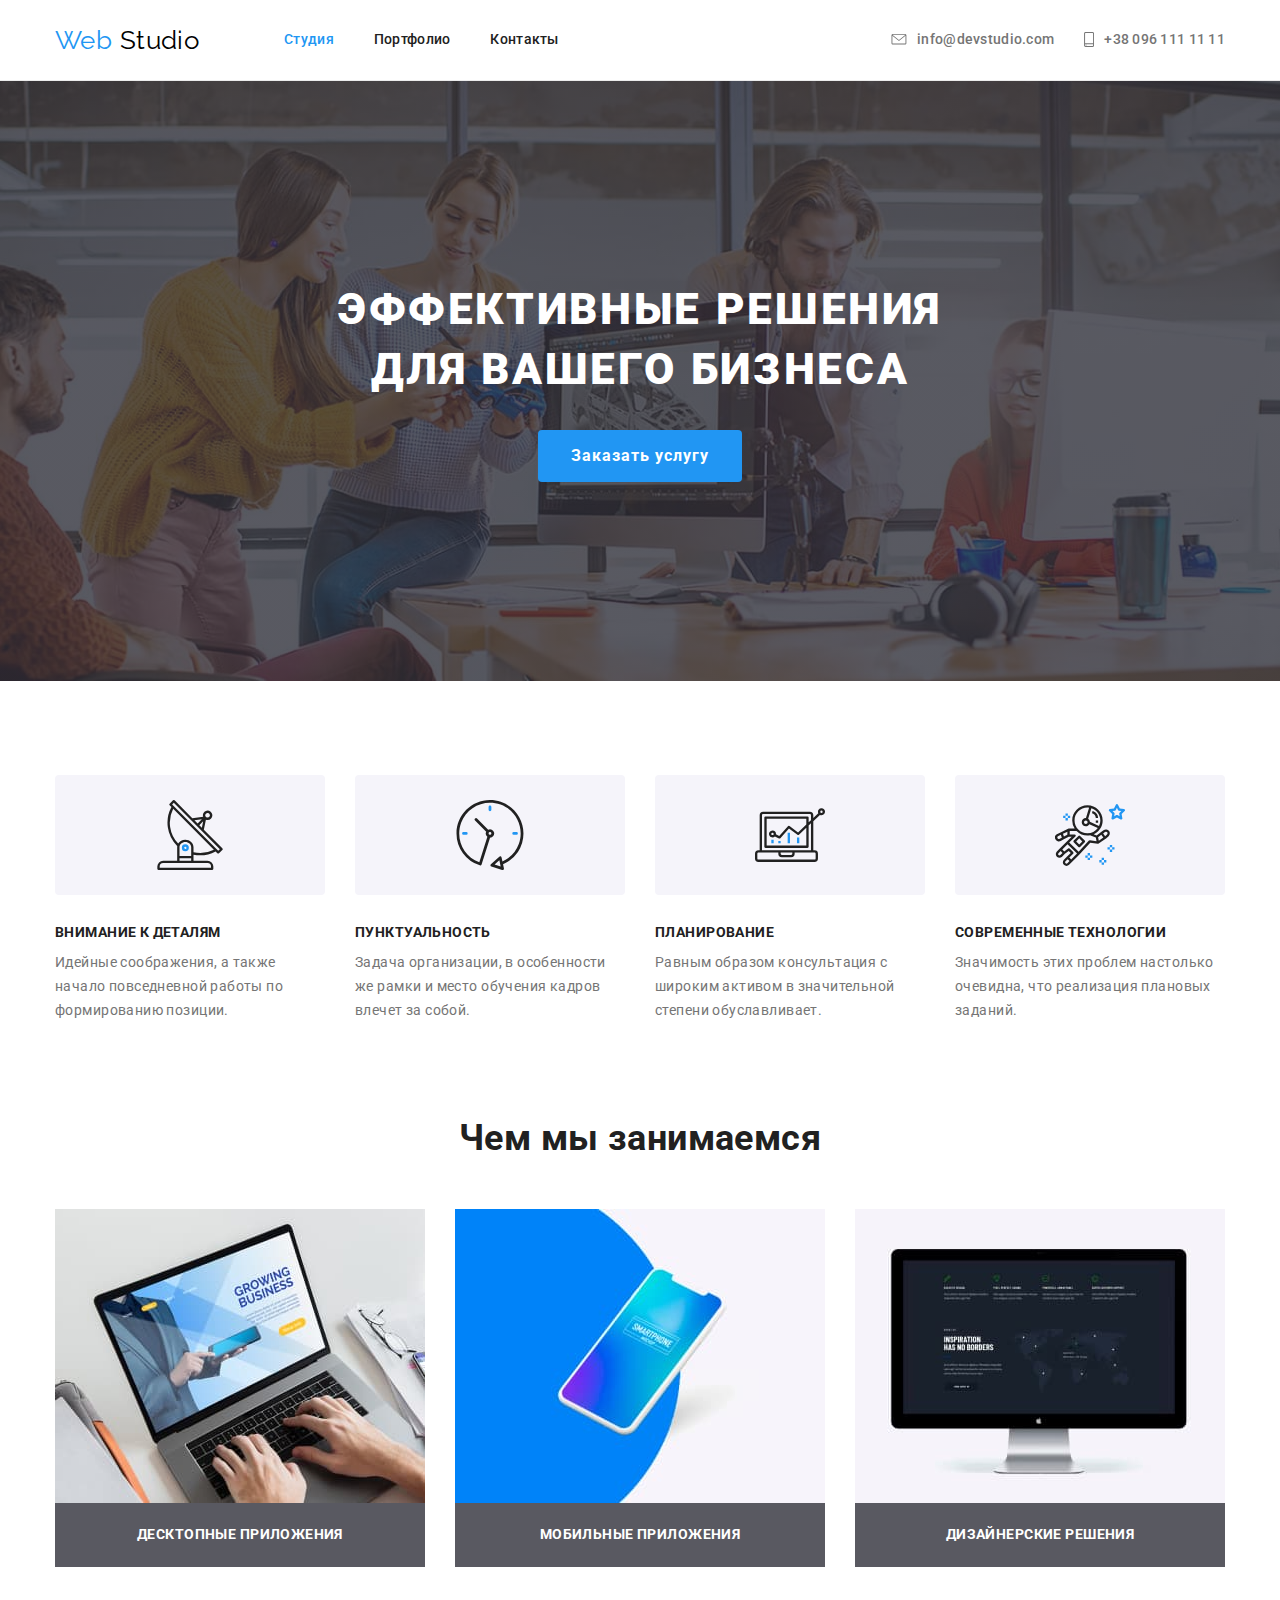
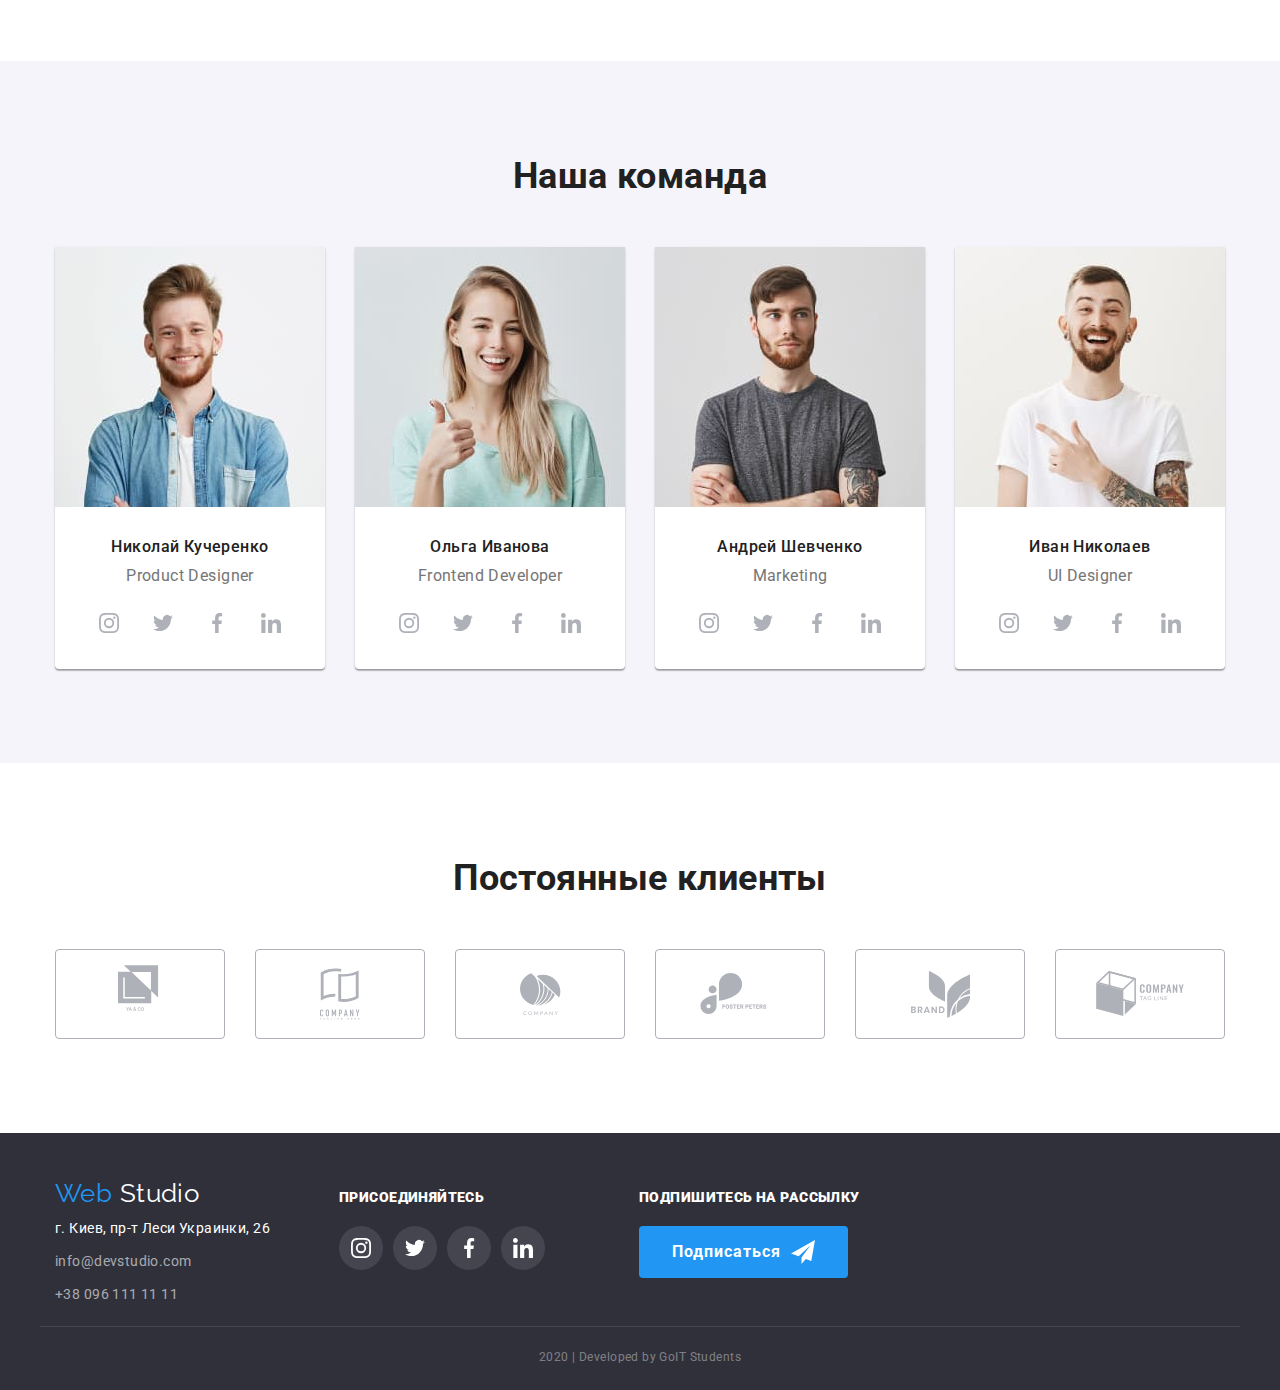
<file: index.html>
<!DOCTYPE html>
<html lang="en">
  <head>
    <meta charset="UTF-8" />
    <meta name="viewport" content="width=device-width, initial-scale=1.0" />
    <title>Web Studio</title>
    <link
      rel="stylesheet"
      href="https://fonts.googleapis.com/css2?family=Raleway:wght@700&family=Roboto:wght@400;500;700;900&display=swap"
    />
    <link
      rel="stylesheet"
      href="https://cdnjs.cloudflare.com/ajax/libs/modern-normalize/0.6.0/modern-normalize.min.css"
    />
    <link rel="stylesheet" href="./css/common.css" />
    <link rel="stylesheet" href="./css/main.css" />
  </head>
  <body>
    <header class="page-header">
      <div class="container main-nav">
        <nav class="main-nav">
          <a href="./index.html" class="logo">
            <span class="logo-blue">Web</span>
            <span class="logo-black">Studio</span>
          </a>
          <ul class="site-nav list">
            <li class="item">
              <a href="./index.html" class="link current">Студия</a>
            </li>
            <li class="item">
              <a href="./portfolio-page.html" class="link">Портфолио</a>
            </li>
            <li class="item"><a href="" class="link">Контакты</a></li>
          </ul>
        </nav>
        <address class="header-contacts">
          <a href="mailto:info@devstudio.com" class="link" aria-label="Почта">
            <svg class="icon-envelope" width="16" height="11.2">
              <use href="./images/sprite.svg#icon-envelope"></use>
            </svg>
            info@devstudio.com
          </a>
          <a href="tel:+380961111111" class="link" aria-label="Мобильный">
            <svg class="icon-mobile" width="10" height="15">
              <use href="./images/sprite.svg#icon-smartphone"></use>
            </svg>
            +38 096 111 11 11
          </a>
        </address>
      </div>
    </header>
    <main>
      <!-- Герой -->
      <section class="hero">
        <div class="container">
          <h1 class="hero-title">
            Эффективные решения для вашего бизнеса
          </h1>
          <form>
            <button class="button">Заказать услугу</button>
          </form>
        </div>
      </section>

      <!-- Эффективные решения -->
      <section class="section padding-top">
        <div class="container">
          <h2 class="invisible">Invisible heading(Эффективные решения)</h2>
          <ul class="feature-list list">
            <li class="item">
              <div class="icon-container" aria-label="Антенна">
                <svg width="70" height="70">
                  <use href="./images/sprite.svg#icon-antenna"></use>
                </svg>
              </div>
              <h3 class="title">Внимание к деталям</h3>
              <p>
                Идейные соображения, а также начало повседневной работы по
                формированию позиции.
              </p>
            </li>
            <li class="item">
              <div class="icon-container" aria-label="Часы">
                <svg width="70" height="70">
                  <use href="./images/sprite.svg#icon-clock"></use>
                </svg>
              </div>
              <h3 class="title">Пунктуальность</h3>
              <p>
                Задача организации, в особенности же рамки и место обучения
                кадров влечет за собой.
              </p>
            </li>
            <li class="item">
              <div class="icon-container" aria-label="Диаграмма">
                <svg width="70" height="70">
                  <use href="./images/sprite.svg#icon-diagram"></use>
                </svg>
              </div>
              <h3 class="title">Планирование</h3>
              <p>
                Равным образом консультация с широким активом в значительной
                степени обуславливает.
              </p>
            </li>
            <li class="item">
              <div class="icon-container" aria-label="Астронавт">
                <svg width="70" height="70">
                  <use href="./images/sprite.svg#icon-astronaut"></use>
                </svg>
              </div>
              <h3 class="title">Современные технологии</h3>
              <p>
                Значимость этих проблем настолько очевидна, что реализация
                плановых заданий.
              </p>
            </li>
          </ul>
        </div>
      </section>

      <!-- Примеры работ -->
      <section class="section">
        <div class="container">
          <h2 class="section-title">Чем мы занимаемся</h2>
          <ul class="work-list list">
            <li class="example">
              <img
                src="./images/desktop.jpg"
                alt="десктоп-приложение"
                width="370"
                height="294"
              />
              <h3 class="title">Десктопные приложения</h3>
            </li>
            <li class="example">
              <img
                src="./images/mobile.jpg"
                alt="мобильное-приложение"
                width="370"
                height="294"
              />
              <h3 class="title">Мобильные приложения</h3>
            </li>
            <li class="example">
              <img
                src="./images/design.jpg"
                alt="дизайн"
                width="370"
                height="294"
              />
              <h3 class="title">Дизайнерские решения</h3>
            </li>
          </ul>
        </div>
      </section>

      <!--Наша команда -->
      <section class="section our-team">
        <div class="container">
          <h2 class="section-title">Наша команда</h2>
          <ul class="team list">
            <li class="performing">
              <img
                class="photo"
                src="./images/john.jpg"
                alt="Николай Кучеренко"
                width="270"
                height="260"
              />
              <h3 class="title">Николай Кучеренко</h3>
              <p class="vacancy">Product Designer</p>
              <ul class="social-list list">
                <li class="">
                  <a
                    href="https://www.instagram.com/?hl=ru"
                    aria-label="Ссылка на Instargram"
                    class="link social-icon"
                  >
                    <svg class="soc-net" width="20px" height="20px">
                      <use href="./images/sprite.svg#icon-instagram"></use>
                    </svg>
                  </a>
                </li>
                <li>
                  <a
                    href=""
                    aria-label="Ссылка на Twitter"
                    class="link social-icon"
                  >
                    <svg class="soc-net" width="20px" height="20px">
                      <use href="./images/sprite.svg#icon-twitter"></use>
                    </svg>
                  </a>
                </li>
                <li>
                  <a
                    href=""
                    aria-label="Ссылка на Facebook"
                    class="link social-icon"
                  >
                    <svg class="soc-net" width="20" height="20">
                      <use href="./images/sprite.svg#icon-facebook"></use>
                    </svg>
                  </a>
                </li>
                <li>
                  <a
                    href=""
                    aria-label="Ссылка на Linkedin"
                    class="link social-icon"
                  >
                    <svg class="soc-net" width="20" height="20">
                      <use href="./images/sprite.svg#icon-linkedin"></use>
                    </svg>
                  </a>
                </li>
              </ul>
            </li>
            <li class="performing">
              <img
                class="photo"
                src="./images/marta.jpg"
                alt="Ольга Иванова"
                width="270"
                height="260"
              />
              <h3 class="title">Ольга Иванова</h3>
              <p class="vacancy">Frontend Developer</p>
              <ul class="social-list list">
                <li>
                  <a
                    href=""
                    aria-label="Ссылка на Instargram"
                    class="social-icon link"
                  >
                    <svg class="soc-net" width="20px" height="20px">
                      <use href="./images/sprite.svg#icon-instagram"></use>
                    </svg>
                  </a>
                </li>
                <li>
                  <a
                    href=""
                    aria-label="Ссылка на Twitter"
                    class="social-icon link"
                  >
                    <svg class="soc-net" width="20px" height="20px">
                      <use href="./images/sprite.svg#icon-twitter"></use>
                    </svg>
                  </a>
                </li>
                <li>
                  <a
                    href=""
                    aria-label="Ссылка на Facebook"
                    class="social-icon link"
                  >
                    <svg class="soc-net" width="20" height="20">
                      <use href="./images/sprite.svg#icon-facebook"></use>
                    </svg>
                  </a>
                </li>
                <li>
                  <a
                    href=""
                    aria-label="Ссылка на Linkedin"
                    class="social-icon link"
                  >
                    <svg class="soc-net" width="20" height="20">
                      <use href="./images/sprite.svg#icon-linkedin"></use>
                    </svg>
                  </a>
                </li>
              </ul>
            </li>
            <li class="performing">
              <img
                class="photo"
                src="./images/robert.jpg"
                alt="Андрей Шевченко"
                width="270"
                height="260"
              />
              <h3 class="title">Андрей Шевченко</h3>
              <p class="vacancy">Marketing</p>
              <ul class="social-list list">
                <li>
                  <a
                    href=""
                    aria-label="Ссылка на Instargram"
                    class="social-icon link"
                  >
                    <svg class="soc-net" width="20px" height="20px">
                      <use href="./images/sprite.svg#icon-instagram"></use>
                    </svg>
                  </a>
                </li>
                <li>
                  <a
                    href=""
                    aria-label="Ссылка на Twitter"
                    class="social-icon link"
                  >
                    <svg class="soc-net" width="20px" height="20px">
                      <use href="./images/sprite.svg#icon-twitter"></use>
                    </svg>
                  </a>
                </li>
                <li>
                  <a
                    href=""
                    aria-label="Ссылка на Facebook"
                    class="social-icon link"
                  >
                    <svg class="soc-net" width="20" height="20">
                      <use href="./images/sprite.svg#icon-facebook"></use>
                    </svg>
                  </a>
                </li>
                <li>
                  <a
                    href=""
                    aria-label="Ссылка на Linkedin"
                    class="social-icon link"
                  >
                    <svg class="soc-net" width="20" height="20">
                      <use href="./images/sprite.svg#icon-linkedin"></use>
                    </svg>
                  </a>
                </li>
              </ul>
            </li>
            <li class="performing">
              <img
                class="photo"
                src="./images/martin.jpg"
                alt="Иван Николаев"
                width="270"
                height="260"
              />
              <h3 class="title">Иван Николаев</h3>
              <p class="vacancy">UI Designer</p>
              <ul class="social-list list">
                <li>
                  <a
                    href=""
                    aria-label="Ссылка на Instargram"
                    class="social-icon link"
                  >
                    <svg class="soc-net" width="20px" height="20px">
                      <use href="./images/sprite.svg#icon-instagram"></use>
                    </svg>
                  </a>
                </li>
                <li>
                  <a
                    href=""
                    aria-label="Ссылка на Twitter"
                    class="social-icon link"
                  >
                    <svg class="soc-net" width="20px" height="20px">
                      <use href="./images/sprite.svg#icon-twitter"></use>
                    </svg>
                  </a>
                </li>
                <li>
                  <a
                    href=""
                    aria-label="Ссылка на Facebook"
                    class="social-icon link"
                  >
                    <svg class="soc-net" width="20" height="20">
                      <use href="./images/sprite.svg#icon-facebook"></use>
                    </svg>
                  </a>
                </li>
                <li>
                  <a
                    href=""
                    aria-label="Ссылка на Linkedin"
                    class="social-icon link"
                  >
                    <svg class="soc-net" width="20" height="20">
                      <use href="./images/sprite.svg#icon-linkedin"></use>
                    </svg>
                  </a>
                </li>
              </ul>
            </li>
          </ul>
        </div>
      </section>

      <!-- Постоянные клиенты -->
      <section class="section our-customers">
        <div class="container">
          <h2 class="section-title">Постоянные клиенты</h2>
          <ul class="customers list">
            <li class="company">
              <a
                class="customers-container"
                href=""
                aria-label="ссылка на компанию-1"
              >
                <div>
                  <svg class="" width="44.3" height="49.3">
                    <use href="./images/sprite.svg#icon-logo-1"></use>
                  </svg>
                </div>
              </a>
            </li>
            <li class="company">
              <a
                class="customers-container"
                href=""
                aria-label="ссылка на компанию-2"
              >
                <svg class="" width="40" height="52">
                  <use href="./images/sprite.svg#icon-logo-2"></use>
                </svg>
              </a>
            </li>
            <li class="company">
              <a
                class="customers-container"
                href=""
                aria-label="ссылка на компанию-3"
                ><svg class="" width="41" height="42.6">
                  <use href="./images/sprite.svg#icon-logo-3"></use>
                </svg>
              </a>
            </li>
            <li class="company">
              <a
                class="customers-container"
                href=""
                aria-label="ссылка на компанию-4"
                ><svg class="" width="79.7" height="42">
                  <use href="./images/sprite.svg#icon-logo-4"></use>
                </svg>
              </a>
            </li>
            <li class="company">
              <a
                class="customers-container"
                href=""
                aria-label="ссылка на компанию-5"
                ><svg class="" width="59" height="47">
                  <use href="./images/sprite.svg#icon-logo-5"></use>
                </svg>
              </a>
            </li>
            <li class="company">
              <a
                class="customers-container"
                href=""
                aria-label="ссылка на компанию-6"
                ><svg class="" width="88.5" height="45.5">
                  <use href="./images/sprite.svg#icon-logo-6"></use>
                </svg>
              </a>
            </li>
          </ul>
        </div>
      </section>
    </main>

    <!-- Футер -->
    <footer class="page-footer">
      <div class="container footer-part">
        <div class="studio">
          <a href="./index.html" class="logo">
            <span class="logo-blue">Web</span>
            <span class="logo-white">Studio</span>
          </a>

          <!-- Контакты -->
          <address class="address">
            <p>г. Киев, пр-т Леси Украинки, 26</p>
            <a href="mailto:info@devstudio.com" class="contacts">
              info@devstudio.com
            </a>
            <a href="tel:+380961111111" class="contacts">+38 096 111 11 11</a>
          </address>
        </div>

        <!-- Соц сети -->
        <div class="socials">
          <h2 class="invisible">Контакты inv</h2>
          <p class="title"><b>ПРИСОЕДИНЯЙТЕСЬ</b></p>
          <ul class="social-list list">
            <li class="icon-distance">
              <a
                href=""
                aria-label="Ссылка на Instargram"
                class="footer-social link"
              >
                <svg class="soc-net" width="20px" height="20px">
                  <use href="./images/sprite.svg#icon-instagram"></use>
                </svg>
              </a>
            </li>
            <li class="icon-distance">
              <a
                href=""
                aria-label="Ссылка на Twitter"
                class="footer-social link"
              >
                <svg class="soc-net" width="20px" height="20px">
                  <use href="./images/sprite.svg#icon-twitter"></use>
                </svg>
              </a>
            </li>
            <li class="icon-distance">
              <a
                href=""
                aria-label="Ссылка на Facebook"
                class="footer-social link"
              >
                <svg class="soc-net" width="20" height="20">
                  <use href="./images/sprite.svg#icon-facebook"></use>
                </svg>
              </a>
            </li>
            <li class="icon-distance">
              <a
                href=""
                aria-label="Ссылка на Linkedin"
                class="footer-social link"
              >
                <svg class="soc-net" width="20" height="20">
                  <use href="./images/sprite.svg#icon-linkedin"></use>
                </svg>
              </a>
            </li>
          </ul>
        </div>

        <!-- Рассылка -->
        <div class="mailing">
          <h2 class="invisible">Рассылка inv</h2>
          <p class="title"><b>ПОДПИШИТЕСЬ НА РАССЫЛКУ</b></p>
          <form>
            <button class="button">
              Подписаться
              <svg class="icon-plane" width="24" height="24">
                <use href="./images/sprite.svg#icon-icon-plane"></use>
              </svg>
            </button>
          </form>
        </div>
      </div>

      <!-- Авторские права -->
      <p class="container copyright">2020 | Developed by GoIT Students</p>
    </footer>
  </body>
</html>
</file>
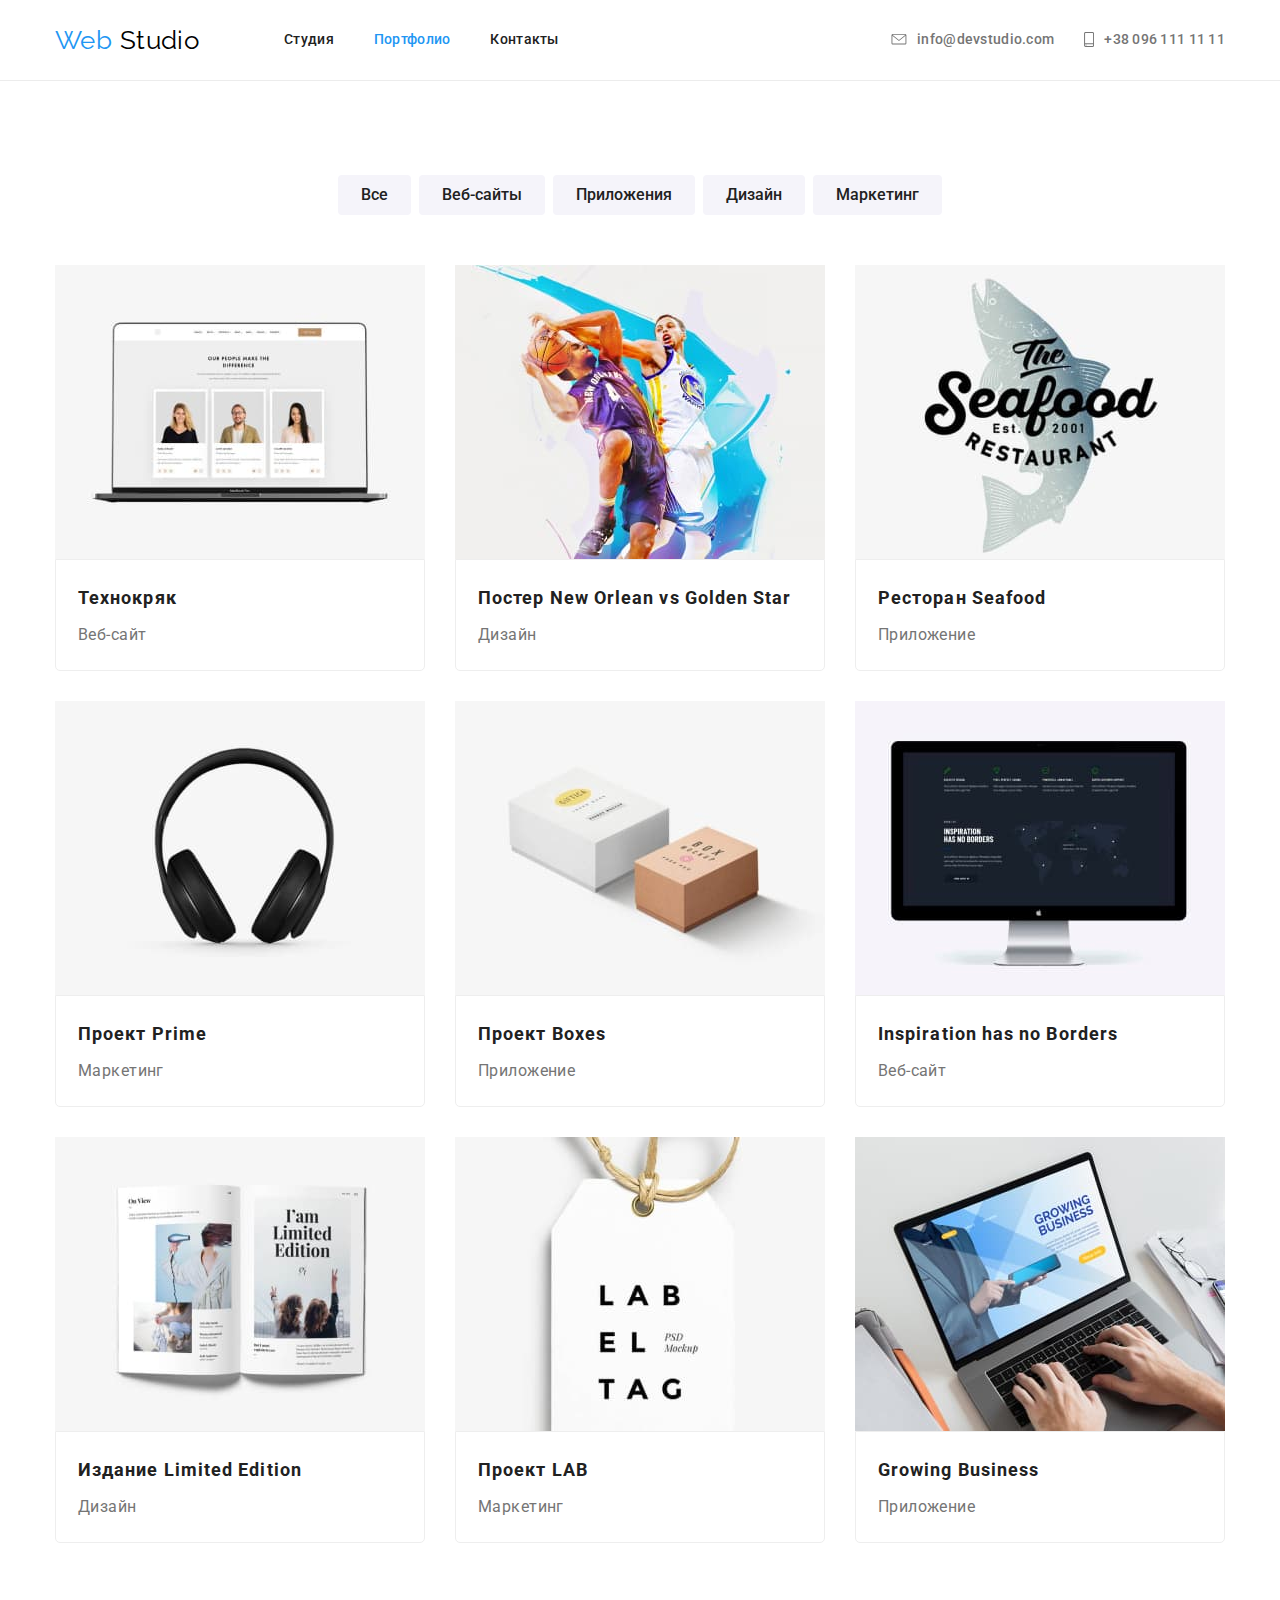
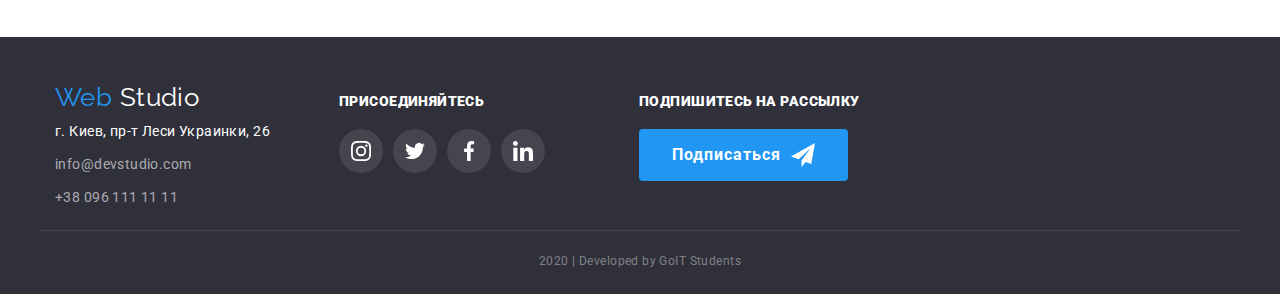
<file: portfolio-page.html>
<!DOCTYPE html>
<html lang="en">
  <head>
    <meta charset="UTF-8" />
    <meta name="viewport" content="width=device-width, initial-scale=1.0" />
    <title>Portfolio</title>
    <link
      rel="stylesheet"
      href="https://fonts.googleapis.com/css2?family=Raleway:wght@700&family=Roboto:wght@400;500;700;900&display=swap"
    />
    <link
      rel="stylesheet"
      href="https://cdnjs.cloudflare.com/ajax/libs/modern-normalize/0.6.0/modern-normalize.min.css"
    />
    <link rel="stylesheet" href="./css/common.css" />
    <link rel="stylesheet" href="./css/main.css" />
  </head>
  <body>
    <header class="page-header">
      <div class="container main-nav">
        <nav class="main-nav">
          <a href="./index.html" class="logo">
            <span class="logo-blue">Web</span>
            <span class="logo-black">Studio</span>
          </a>
          <ul class="site-nav list">
            <li class="item">
              <a href="./index.html" class="link">Студия</a>
            </li>
            <li class="item">
              <a href="./portfolio-page.html" class="link current">Портфолио</a>
            </li>
            <li class="item"><a href="" class="link">Контакты</a></li>
          </ul>
        </nav>
        <address class="header-contacts">
          <a href="mailto:info@devstudio.com" class="link" aria-label="Почта">
            <svg class="icon-envelope" width="16" height="11.2">
              <use href="./images/sprite.svg#icon-envelope"></use>
            </svg>
            info@devstudio.com
          </a>
          <a href="tel:+380961111111" class="link" aria-label="Мобильный">
            <svg class="icon-mobile" width="10" height="15">
              <use href="./images/sprite.svg#icon-smartphone"></use>
            </svg>
            +38 096 111 11 11
          </a>
        </address>
      </div>
    </header>
    <main>
      <section class="section">
        <div class="container">
          <h1 class="invisible">Портфолио inv</h1>
          <ul class="portfolio list">
            <li class="radio-button">
              <button type="button" class="button-secondary link">
                Все
              </button>
            </li>
            <li class="radio-button">
              <button type="button" class="button-secondary link">
                Веб-сайты
              </button>
            </li>
            <li class="radio-button">
              <button type="button" class="button-secondary link">
                Приложения
              </button>
            </li>
            <li class="radio-button">
              <button type="button" class="button-secondary link">
                Дизайн
              </button>
            </li>
            <li class="radio-button">
              <button type="button" class="button-secondary link">
                Маркетинг
              </button>
            </li>
          </ul>

          <!-- Projects -->
          <ul class="projects list">
            <li class="my-work">
              <a href="" class="link">
                <img
                  src="./images/tehnokryak.jpg"
                  alt="Технокряк"
                  width="370"
                  height="294"
                />
                <div class="card-content">
                  <h3 class="section-title name">Технокряк</h3>
                  <p class="job">Веб-сайт</p>
                  <p class="text">
                    Технокряк это современная площадка распространения
                    коронавируса. Компании используют эту платформу для
                    цифрового шпионажа и атак на защищённые сервера конкурентов.
                  </p>
                </div>
              </a>
            </li>
            <li class="my-work">
              <a href="" class="link">
                <img
                  src="./images/poster.jpg"
                  alt="Проект постер"
                  width="370"
                  height="294"
                />
                <div class="card-content">
                  <h3 class="section-title name">
                    Постер New Orlean vs Golden Star
                  </h3>
                  <p class="job">Дизайн</p>
                  <p class="text">
                    Технокряк это современная площадка распространения
                    коронавируса. Компании используют эту платформу для
                    цифрового шпионажа и атак на защищённые сервера конкурентов.
                  </p>
                </div>
              </a>
            </li>
            <li class="my-work">
              <a href="" class="link">
                <img
                  src="./images/seafood.jpg"
                  alt=" Ресторан"
                  width="370"
                  height="294"
                />
                <div class="card-content">
                  <h3 class="section-title name">Ресторан Seafood</h3>
                  <p class="job">Приложение</p>
                  <p class="text">
                    Технокряк это современная площадка распространения
                    коронавируса. Компании используют эту платформу для
                    цифрового шпионажа и атак на защищённые сервера конкурентов.
                  </p>
                </div>
              </a>
            </li>
            <li class="my-work">
              <a href="" class="link">
                <img
                  src="./images/prime.jpg"
                  alt="Проект Прайм"
                  width="370"
                  height="294"
                />
                <div class="card-content">
                  <h3 class="section-title name">Проект Prime</h3>
                  <p class="job">Маркетинг</p>
                  <p class="text">
                    Технокряк это современная площадка распространения
                    коронавируса. Компании используют эту платформу для
                    цифрового шпионажа и атак на защищённые сервера конкурентов.
                  </p>
                </div>
              </a>
            </li>
            <li class="my-work">
              <a href="" class="link">
                <img
                  src="./images/boxes.jpg"
                  alt="Проект Коробки"
                  width="370"
                  height="294"
                />
                <div class="card-content">
                  <h3 class="section-title name">Проект Boxes</h3>
                  <p class="job">Приложение</p>
                  <p class="text">
                    Технокряк это современная площадка распространения
                    коронавируса. Компании используют эту платформу для
                    цифрового шпионажа и атак на защищённые сервера конкурентов.
                  </p>
                </div>
              </a>
            </li>
            <li class="my-work">
              <a href="" class="link">
                <img
                  src="./images/inspiration.jpg"
                  alt="Вдохновение не имеет границ"
                  width="370"
                  height="294"
                />
                <div class="card-content">
                  <h3 class="section-title name">Inspiration has no Borders</h3>
                  <p class="job">Веб-сайт</p>
                  <p class="text">
                    Технокряк это современная площадка распространения
                    коронавируса. Компании используют эту платформу для
                    цифрового шпионажа и атак на защищённые сервера конкурентов.
                  </p>
                </div>
              </a>
            </li>
            <li class="my-work">
              <a href="" class="link">
                <img
                  src="./images/limited-edition.jpg"
                  alt="Проект Издание"
                  width="370"
                  height="294"
                />
                <div class="card-content">
                  <h3 class="section-title name">Издание Limited Edition</h3>
                  <p class="job">Дизайн</p>
                  <p class="text">
                    Технокряк это современная площадка распространения
                    коронавируса. Компании используют эту платформу для
                    цифрового шпионажа и атак на защищённые сервера конкурентов.
                  </p>
                </div>
              </a>
            </li>
            <li class="my-work">
              <a href="" class="link">
                <img
                  src="./images/lab.jpg"
                  alt="Проект Лаб"
                  width="370"
                  height="294"
                />
                <div class="card-content">
                  <h3 class="section-title name">Проект LAB</h3>
                  <p class="job">Маркетинг</p>
                  <p class="text">
                    Технокряк это современная площадка распространения
                    коронавируса. Компании используют эту платформу для
                    цифрового шпионажа и атак на защищённые сервера конкурентов.
                  </p>
                </div>
              </a>
            </li>
            <li class="my-work">
              <a href="" class="link">
                <img
                  src="./images/business.jpg"
                  alt="Растущий бизнес"
                  width="370"
                  height="294"
                />
                <div class="card-content">
                  <h3 class="section-title name">Growing Business</h3>
                  <p class="job">Приложение</p>
                  <p class="text">
                    Технокряк это современная площадка распространения
                    коронавируса. Компании используют эту платформу для
                    цифрового шпионажа и атак на защищённые сервера конкурентов.
                  </p>
                </div>
              </a>
            </li>
          </ul>
        </div>
      </section>
    </main>

    <!-- Футер -->
    <footer class="page-footer">
      <div class="container footer-part">
        <div class="studio">
          <a href="./index.html" class="logo">
            <span class="logo-blue">Web</span>
            <span class="logo-white">Studio</span>
          </a>

          <!-- Контакты -->
          <address class="address">
            <p>г. Киев, пр-т Леси Украинки, 26</p>
            <a href="mailto:info@devstudio.com" class="contacts">
              info@devstudio.com
            </a>
            <a href="tel:+380961111111" class="contacts">+38 096 111 11 11</a>
          </address>
        </div>

        <!-- Соц сети -->
        <div class="socials">
          <h2 class="invisible">Контакты inv</h2>
          <p class="title"><b>ПРИСОЕДИНЯЙТЕСЬ</b></p>
          <ul class="social-list list">
            <li class="icon-distance">
              <a
                href=""
                aria-label="Ссылка на Instargram"
                class="footer-social link"
              >
                <svg class="soc-net" width="20px" height="20px">
                  <use href="./images/sprite.svg#icon-instagram"></use>
                </svg>
              </a>
            </li>
            <li class="icon-distance">
              <a
                href=""
                aria-label="Ссылка на Twitter"
                class="footer-social link"
              >
                <svg class="soc-net" width="20px" height="20px">
                  <use href="./images/sprite.svg#icon-twitter"></use>
                </svg>
              </a>
            </li>
            <li class="icon-distance">
              <a
                href=""
                aria-label="Ссылка на Facebook"
                class="footer-social link"
              >
                <svg class="soc-net" width="20" height="20">
                  <use href="./images/sprite.svg#icon-facebook"></use>
                </svg>
              </a>
            </li>
            <li class="icon-distance">
              <a
                href=""
                aria-label="Ссылка на Linkedin"
                class="footer-social link"
              >
                <svg class="soc-net" width="20" height="20">
                  <use href="./images/sprite.svg#icon-linkedin"></use>
                </svg>
              </a>
            </li>
          </ul>
        </div>

        <!-- Рассылка -->
        <div class="mailing">
          <h2 class="invisible">Рассылка inv</h2>
          <p class="title"><b>ПОДПИШИТЕСЬ НА РАССЫЛКУ</b></p>
          <form>
            <button class="button">
              Подписаться
              <svg class="icon-plane" width="24" height="24">
                <use href="./images/sprite.svg#icon-icon-plane"></use>
              </svg>
            </button>
          </form>
        </div>
      </div>

      <!-- Авторские права -->
      <p class="container copyright">2020 | Developed by GoIT Students</p>
    </footer>
  </body>
</html>
</file>
<file: css/common.css>
html {
  box-sizing: border-box;
}

*,
*::before,
*::after {
  box-sizing: inherit;
}
:root {
  --primary-text-color: #757575;
  --title-text-color: #212121;
  --accent-color: #2196f3;
  --primary-white-color: #ffffff;
  --font-logo: "Raleway", sans-sarif;
  --font-text: "Roboto", sans-sarif;
}

body {
  background-color: var(--primary-white-color);
  color: var(--primary-text-color);
  font-family: var(--font-text);
  font-size: 14px;
  line-height: 1.71;
  letter-spacing: 0.03em;
}
/* Утилиты */
.list {
  list-style: none;
  margin: 0;
  padding: 0;
}
img {
  display: block;
  max-width: 100%;
  height: auto;
}
/* Стиль хедер */
.page-header {
  border-bottom: 1px solid #ececec;
}
.container {
  width: 1200px;
  padding-left: 15px;
  padding-right: 15px;
  margin: 0 auto;
}
/* Стилизация logo */
.logo {
  font-family: var(--font-logo);
  font-size: 26px;
  line-height: 1.19;
  text-decoration: none;
}
.logo-blue {
  color: var(--accent-color);
}
.logo-black {
  color: #000000;
}

/* Main-nav */
.main-nav {
  display: flex;
  align-items: center;
}

/* Site nav */
.site-nav {
  display: flex;
  margin-left: 85px;
}

.site-nav .item + .item {
  margin-left: 40px;
}

/* .site-nav .item:not(:last-child) {
  margin-right: 50px;
} */

.site-nav .link {
  display: block;
  padding-top: 32px;
  padding-bottom: 32px;

  color: var(--title-text-color);
  font-weight: 500;
  font-size: 14px;
  line-height: 1.14;
  letter-spacing: 0.02em;
  text-decoration: none;
}
.site-nav .link:hover,
.site-nav .link:focus {
  color: var(--accent-color);
}
.site-nav .link.current {
  color: var(--accent-color);
}

/* Cтилизация контактов в хедере */
.header-contacts .link {
  display: flex;
  align-items: center;
  color: var(--primary-text-color);
  font-weight: 500;
  font-size: 14px;
  line-height: 1.14;
  letter-spacing: 0.02em;
  text-decoration: none;
  font-style: normal;
}
.icon-envelope,
.icon-mobile {
  --color3: currentColor;
  margin-right: 10px;
}
.header-contacts .link:hover,
.header-contacts .link:focus {
  color: var(--accent-color);
  cursor: pointer;
}
.header-contacts {
  display: flex;
  margin-left: auto;
}
.header-contacts .link + .link {
  margin-left: 30px;
}

/* Стилизация Footer */
.page-footer {
  background-color: #2f303a;
}
.footer-part {
  display: flex;
  align-items: baseline;
  padding-top: 45px;
  min-height: 193px;
}
.studio > .logo {
  margin-bottom: 8px;
  display: block;
}
.logo-white {
  color: var(--primary-white-color);
}
.address {
  display: flex;
  flex-direction: column;
  color: var(--primary-white-color);
  font-style: normal;
  margin-right: 69px;
}

.address p {
  margin-top: 0;
  margin-bottom: 9px;
}
.address .contacts {
  margin-bottom: 9px;
  color: rgba(255, 255, 255, 0.6);
  text-decoration: none;
}

/* Соц сети */
.socials {
  display: block;
  margin-right: 94px;
}
.socials .title,
.mailing .title {
  margin-top: 0;
  margin-bottom: 20px;
  color: var(--primary-white-color);
  font-weight: 700;
  font-size: 14px;
  line-height: 1.14;
  text-transform: uppercase;
}
.social-list {
  display: flex;
  justify-content: space-between;
  align-items: center;
  margin-left: auto;
  margin-right: auto;
  margin-bottom: 24px;
}
.social-icon {
  display: inline-flex;
  border-radius: 50%;
  padding: 12px;
  width: 44px;
  height: 44px;
  color: #afb1b8;
  align-items: center;
}
.footer-social {
  display: inline-flex;
  border-radius: 50%;
  padding: 12px;
  width: 44px;
  height: 44px;
  background-color: rgba(255, 255, 255, 0.1);
  color: var(--primary-white-color);
  align-items: center;
}
.icon-distance:not(:last-child) {
  margin-right: 10px;
}

.footer-social:hover,
.footer-social:focus {
  background-color: var(--accent-color);
  cursor: pointer;
}
.social-icon:hover,
.social-icon:focus {
  background-color: var(--accent-color);
  color: var(--primary-white-color);
  cursor: pointer;
}
.social-icon:not(:last-child) {
  margin-right: 10px;
}

/* Рассылка */
.mailing .button {
  display: flex;
  align-items: center;
}
.icon-plane {
  margin-left: 10px;
}
/* Авторсие права */
.copyright {
  padding-top: 18px;
  padding-bottom: 21px;
  text-align: center;
  color: rgba(255, 255, 255, 0.4);
  font-size: 12px;
  line-height: 2;
  border-top: 1px solid rgba(255, 255, 255, 0.1);
}
</file>
<file: css/main.css>
/*цвет основного текста #212121; */
/* вторичный цвет текста #757575 */
/* белый цвет #FFFFFF */
/* акцент background: #2196F3; */
/* футер #2F303A */
/* контакты: rgba(255, 255, 255, 0.4) */
/* вторичный цвет фона: #F5F4FA */

/* Hero */
.hero {
  display: flex;
  text-align: center;
  align-items: center;
  max-width: 1600px;
  height: 600px;
  margin-left: auto;
  margin-right: auto;
  background-color: gray;
  background-image: linear-gradient(
      to right,
      rgba(47, 48, 58, 0.8),
      rgba(47, 48, 58, 0.8)
    ),
    url(../images/Header.jpg);
  background-repeat: no-repeat;
  background-position: center;
  background-size: cover;
}
.hero .container {
  max-width: 650px;
}
.hero-title {
  margin-top: 0;
  margin-bottom: 30px;
  color: var(--primary-white-color);
  font-weight: 900;
  font-size: 44px;
  line-height: 1.36;
  letter-spacing: 0.06em;
  align-content: center;
  text-transform: uppercase;
}
.button {
  border: 1px solid transparent;
  border-radius: 4px;
  padding: 10px 32px;
  min-width: 200px;
  min-height: 50px;
  color: var(--primary-white-color);
  background-color: var(--accent-color);
  font-family: var(--font-text);
  font-weight: 700;
  font-size: 16px;
  line-height: 1.87;
  text-align: center;
  letter-spacing: 0.06em;
}
/* Section */
.section {
  padding-top: 94px;
  padding-bottom: 94px;
}
.section.padding-top {
  padding-bottom: 0;
}
.invisible {
  display: none;
  margin-top: 0;
  margin-bottom: 0;
}
.section-title {
  margin-top: 0;
  margin-bottom: 50px;
  color: var(--title-text-color);
  font-weight: 700;
  font-size: 36px;
  line-height: 1.17;
  text-align: center;
}

/* Features */
.feature-list {
  display: flex;
  flex-wrap: wrap;
}
.feature-list .item {
  width: 270px;
}
.feature-list .item:not(:last-child) {
  margin-right: 30px;
}
.list-item:not(:last-child) {
  margin-bottom: 12px;
}
.icon-container {
  height: 120px;
  padding: 25px 100px;
  border-radius: 4px;
  margin-bottom: 30px;
  background-color: #f5f4fa;
}
.feature-list .title {
  margin-top: 0;
  margin-bottom: 10px;
  color: var(--title-text-color);
  font-weight: 700;
  font-size: 14px;
  line-height: 1.14;
  text-transform: uppercase;
}
.feature-list p {
  margin-top: 0;
  margin-bottom: 0;
}

/* Examples */
.work-list {
  display: flex;
  flex-wrap: wrap;
}
.work-list .example {
  width: 370px;
}
.skills {
  margin-bottom: 30px;
}
.work-list .example:not(:last-child) {
  margin-right: 30px;
}
.work-list .title {
  margin: 0;
  color: var(--primary-white-color);
  font-weight: 700;
  font-size: 14px;
  line-height: 1.14;
  text-align: center;
  text-transform: uppercase;
  padding-top: 24px;
  padding-bottom: 24px;
  background-color: rgba(47, 48, 58, 0.8);
}

/* Our team */

.our-team {
  background-color: #f5f4fa;
}
.team {
  display: flex;
  flex-wrap: wrap;
}
.team .performing {
  width: 270px;
  background-color: var(--primary-white-color);
  box-shadow: 0px 2px 1px rgba(0, 0, 0, 0.2), 0px 1px 1px rgba(0, 0, 0, 0.14),
    0px 1px 3px rgba(0, 0, 0, 0.12);
  border-radius: 0px 0px 4px 4px;
}
.team .performing:not(:last-child) {
  margin-right: 30px;
}
.photo {
  margin-bottom: 30px;
}
.our-team .title {
  margin-top: 0;
  margin-bottom: 10px;
  color: var(--title-text-color);
  font-weight: 500;
  font-size: 16px;
  line-height: 1.19;
  text-align: center;
}
.our-team .vacancy {
  margin-top: 0;
  margin-bottom: 16px;
  font-weight: 400;
  font-size: 16px;
  line-height: 1.19;
  text-align: center;
}
.soc-net {
  fill: Currentcolor;
}

.team .social-list {
  margin: 0 32px 24px 32px;
}
/* Постоянные клиенты */
.customers {
  display: flex;
  flex-wrap: wrap;
}
.customers-container {
  display: inline-flex;
  justify-content: center;
  align-items: center;
  width: 170px;
  height: 90px;
  border: 1px solid #afb1b8;
  border-radius: 4px;
  fill: #afb1b8;
}
.customers-container:hover,
.customers-container:focus {
  border: 1px solid #2196f3;
  fill: var(--accent-color);
  cursor: pointer;
}
.customers .company:not(:last-child) {
  margin-right: 30px;
}

/* Portfolio */
.invisible {
  margin-top: 0;
  margin-bottom: 0;
}

/* Кнопки */

.portfolio .button-secondary {
  border: 1px solid transparent;
  border-radius: 4px;
  padding: 6px 22px;
  font-family: var(--font-text);
  color: var(--title-text-color);
  background-color: #f5f4fa;
  font-weight: 500;
  font-size: 16px;
  line-height: 1.62;
  text-align: center;
}
.portfolio .link:hover,
.portfolio .link:focus {
  color: var(--primary-white-color);
  background-color: var(--accent-color);
  cursor: pointer;
}
.portfolio {
  display: flex;
  justify-content: center;
  margin-bottom: 50px;
}
.portfolio .radio-button:not(:last-child) {
  margin-right: 8px;
}
/* Примеры работ */
.projects {
  display: flex;
  flex-wrap: wrap;
}
.my-work {
  width: calc((100% - 60px) / 3);
  margin-right: 30px;
  margin-bottom: 30px;
}
.my-work .link:hover,
.my-work .link:focus {
  box-shadow: 1px 4px 6px rgba(0, 0, 0, 0.16), 0px 4px 4px rgba(0, 0, 0, 0.06),
    0px 1px 1px rgba(0, 0, 0, 0.12);
  outline: 1px solid #eeeeee;
}
.card-content {
  padding: 20px 22px;
  background: #ffffff;
  border: 1px solid #eeeeee;
  box-sizing: border-box;
  border-bottom-right-radius: 5px;
  border-bottom-left-radius: 5px;
}
.my-work:nth-child(3n) {
  margin-right: 0;
}
.my-work:nth-last-child(-n + 3) {
  margin-bottom: 0;
}

/* Альтернативный вариант 1*/

/* .projects{
  display: flex;
  flex-wrap: wrap;
  margin:-15px;
} */
/* .my-work {
  width: 370px;
  margin:15px;
} */

/* Альтернативный вариант 2*/
/* .my-work:not(:nth-child(3n)){
  margin-right:30px;
}
   */
/* .my-work:not(:nth-last-child(-n+3)){
     margin-bottom:30px;
   } */
.projects .job {
  margin: 0;
  color: var(--primary-text-color);
  font-weight: 400;
  font-size: 16px;
  line-height: 1.87;
}
.projects .text {
  margin: 0;
  font-weight: 400;
  font-size: 18px;
  line-height: 1.56;

  display: none;
}
.projects .link {
  text-decoration: none;
  display: block;
}
.projects .name {
  text-align: left;
  margin-bottom: 4px;
  font-weight: 700;
  font-size: 18px;
  line-height: 2;
  letter-spacing: 0.06em;
}
</file>
